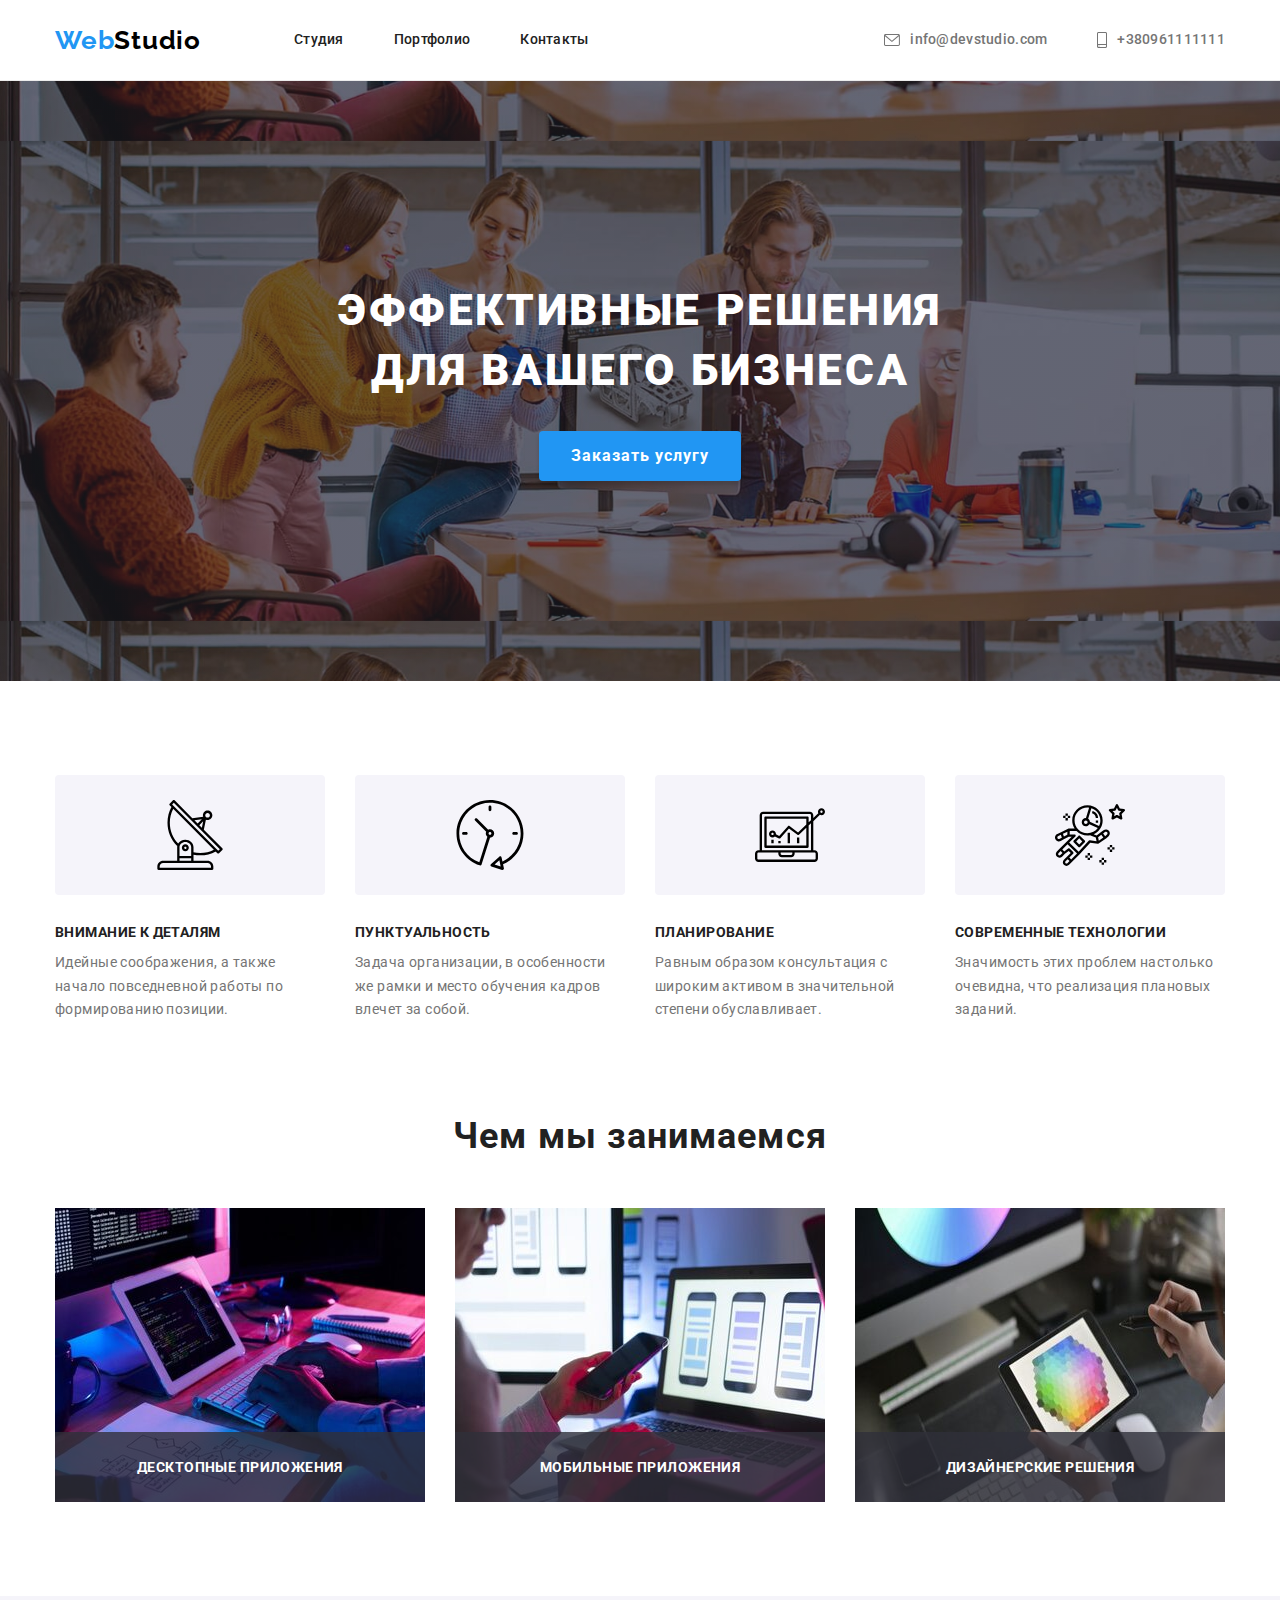
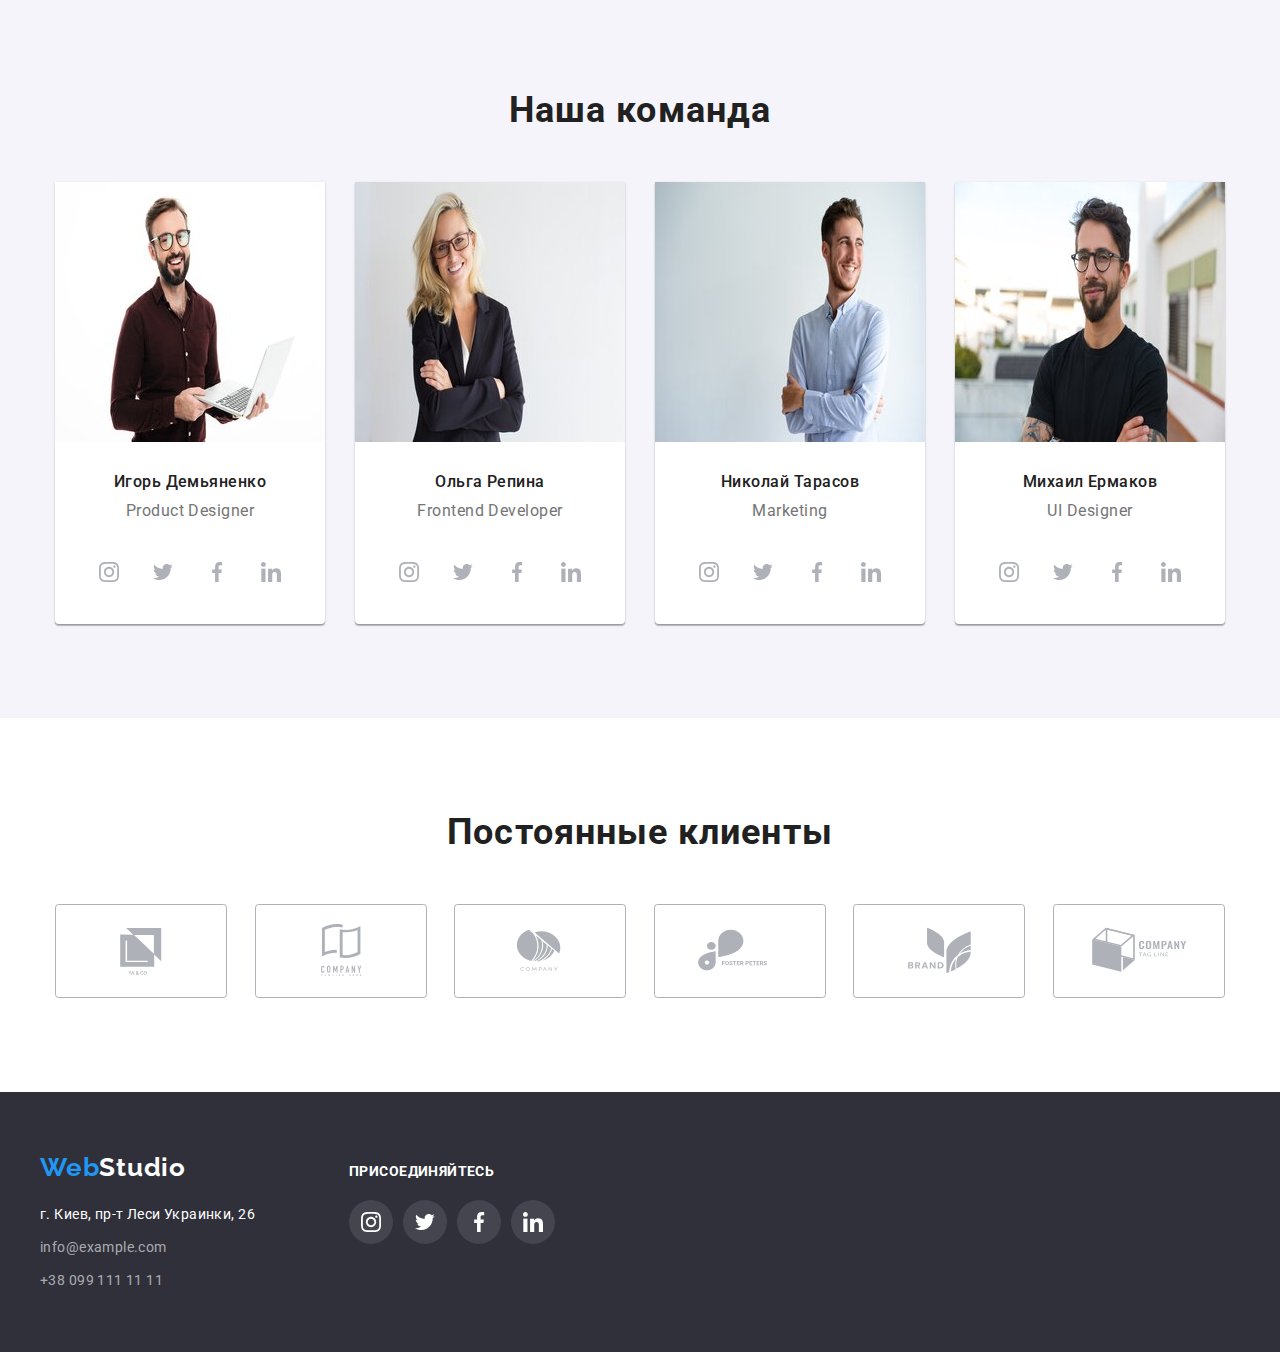
<file: index.html>
<!DOCTYPE html>
<html lang="ru">
<head>
    <meta charset="UTF-8">
    <meta name="viewport" content="width=device-width, initial-scale=1.0">
    <link href="https://fonts.googleapis.com/css2?family=Raleway:wght@700&family=Roboto:wght@400;500;700;900&display=swap"
        rel="stylesheet">
    <link rel="stylesheet" href="https://cdnjs.cloudflare.com/ajax/libs/modern-normalize/1.0.0/modern-normalize.min.css">
   <link rel="stylesheet" href="./css/style.css">
<title>WebStudio</title>
</head>

<body>
    <header class="header">
        <div class="container flex-header">
            <nav class="header-list">
                <a class="logo link" href="/">Web<span class="logo-color-black">Studio</span></a>
                <ul class="header-list">
                    <li class="header-list-item marker">
                        <a class="header-list-item-link link" href="index.html">Студия</a>
                    </li>
                    <li class="header-list-item marker">
                        <a class="header-list-item-link link" href="portfolio.html">Портфолио</a>
                    </li>
                    <li class="header-list-item marker">
                        <a class="header-list-item-link link" href="#">Контакты</a>
                    </li>
                </ul>
            </nav>
            <ul class="contakt marker">
            <li class="contakt-item">
                <a class="contakt-link link" href="mailto:info@devstudio.com"> <svg class="mail-icon" width="16" height="12">
                    <use href="./img/sprite.svg#icon-envelope-hover-1"> </use>
                </svg> info@devstudio.com</a>
            </li>
            <li class="contakt-item">
                <a class="contakt-link link" href="tel:+380961111111"> <svg class="phone-icon" width="10" height="16"> 
                    <use href="./img/sprite.svg#icon-smartphone-1"></use>
                </svg>+380961111111
                </a>
            </li>
            </ul>
        </div>
    </header>
    <main class="main">
        <section class="hero">
            <div class="container"> 
                <div class="hero-content">
                    <h1 class="hero-content-title">Эффективные решения для вашего бизнеса</h1>
                    <button type="button" class="hero-content-btn">Заказать услугу</button>
                </div>
            </div>
        </section>
        <section class="benefits section">
            <div class="container">
                <h2 style="display: none">Преимущества</h2>
                <ul class="benefits-list">
                    <li class="benefits-list-item marker">
                        <span class="icon-blok">
                            <svg class="benefits-icon" width="70" height="70">
                                <use href="./img/sprite.svg#icon-antenna"></use>
                            </svg>
                        </span>
                        <h3 class="benefits-list-title">Внимание к деталям</h3>
                        <p class="benefits-list-text">
                            Идейные соображения, а также начало повседневной работы по формированию позиции.
                        </p>
                    </li>
                    <li class="benefits-list-item marker">
                        <span class="icon-blok">
                            <svg class="benefits-icon" width="70" height="70">
                                <use href="./img/sprite.svg#icon-clock"></use>
                            </svg>
                        </span>
                        <h3 class="benefits-list-title">Пунктуальность</h3>
                        <p class="benefits-list-text">
                            Задача организации, в особенности же рамки и место обучения кадров влечет за собой.
                        </p>
                    </li>
                    <li class="benefits-list-item marker">
                        <span class="icon-blok">
                            <svg class="benefits-icon" width="70" height="70">
                                <use href="./img/sprite.svg#icon-diagram"></use>
                            </svg>
                        </span>
                        <h3 class="benefits-list-title">Планирование</h3>
                        <p class="benefits-list-text">
                            Равным образом консультация с широким активом в значительной степени обуславливает.
                        </p>
                    </li>
                    <li class="benefits-list-item marker">
                        <span class="icon-blok">
                            <svg class="benefits-icon" width="70" height="70">
                                <use href="./img/sprite.svg#icon-astronaut"></use>
                            </svg>
                        </span>
                        <h3 class="benefits-list-title">Современные технологии</h3>
                        <p class="benefits-list-text">
                            Значимость этих проблем настолько очевидна, что реализация плановых заданий.
                        </p>
                    </li>
                </ul>
            </div>
        </section>
        <section class="work section">
            <div class="container">
                <h2 class="work-title">Чем мы занимаемся</h2>
                <ul class="work-list">
                    <li class="work-list-item marker">
                        <img src="./img/section-main1.jpg" alt="Программирование" width="370" height="294" />
                    <h3 class="work-list-item-title">Десктопные приложения</h3>
                    </li>
                    <li class="work-list-item marker">
                        <img src="./img/section-main2.jpg" alt="Мобильная разработка" width="370" height="294" />
                    <h3 class="work-list-item-title">Мобильные приложения</h3>
                    </li>
                    <li class="work-list-item marker">
                        <img src="./img/section-main3.jpg" alt="Дизайн" width="370" height="294" />
                    <h3 class="work-list-item-title">Дизайнерские решения</h3>
                    </li>
                </ul>
            </div>
        </section>
    <section class="team section">
        <div class="container">
            <h2 class="team-title">Наша команда</h2>
            <ul class="team-list">
                <li class="team-list-item marker">
                    <img src="./img/section-team1.jpg" alt="Продакт дизайнер" width="270" height="260" />
                    <div class="team-list-footer">
                        <h3 class="team-list-item-title">Игорь Демьяненко</h3>
                        <p class="team-list-item-text" lang="en">Product Designer</p>
                    </div>
    <ul class="team-list-social marker">
        <li class="team-list-social-item">
            <a href="#" class="team-list-social-link link">
                <svg class="team-list-social-icon" width="20" height="20">
                    <use href="./img/sprite.svg#icon-instagram-2-1"></use>
                </svg>
                </a>
                </li>
                <li class="team-list-social-item">
                    <a href="#" class="team-list-social-link link">
                        <svg class="team-list-social-icon" width="20" height="20">
                            <use href="./img/sprite.svg#icon-Group"></use>
                        </svg>
                    </a>
                </li>
                <li class="team-list-social-item">
                    <a href="#" class="team-list-social-link link">
                        <svg class="team-list-social-icon" width="20" height="20">
                            <use href="./img/sprite.svg#icon-facebook-1"></use>
                        </svg>
                    </a>
                </li>
                <li class="team-list-social-item">
                    <a href="#" class="team-list-social-link link">
                        <svg class="team-list-social-icon" width="20" height="20">
                            <use href="./img/sprite.svg#icon-linkedin-1"></use>
                        </svg>
                    </a>
    
    </li>
    </ul>
    </li>
        <li class="team-list-item marker">
            <img src="./img/section-team2.jpg" alt="Разработчик" width="270" height="260" />
            <div class="team-list-footer">
                <h3 class="team-list-item-title">Ольга Репина</h3>
                <p class="team-list-item-text" lang="en">Frontend Developer</p>
            </div>
        <ul class="team-list-social marker">
            <li class="team-list-social-item">
                <a href="#" class="team-list-social-link link">
                    <svg class="team-list-social-icon" width="20" height="20">
                        <use href="./img/sprite.svg#icon-instagram-2-1"></use>
                    </svg>
                </a>
                </li>
                <li class="team-list-social-item">
                    <a href="#" class="team-list-social-link link">
                        <svg class="team-list-social-icon" width="20" height="20">
                            <use href="./img/sprite.svg#icon-Group"></use>
                        </svg>
                    </a>
                </li>
                <li class="team-list-social-item">
                    <a href="#" class="team-list-social-link link">
                        <svg class="team-list-social-icon" width="20" height="20">
                            <use href="./img/sprite.svg#icon-facebook-1"></use>
                        </svg>
                    </a>
                </li>
                <li class="team-list-social-item">
                    <a href="#" class="team-list-social-link link">
                        <svg class="team-list-social-icon" width="20" height="20">
                            <use href="./img/sprite.svg#icon-linkedin-1"></use>
                        </svg>
                    </a>
        
            </li>
                </ul>
                </li>
                <li class="team-list-item marker">
                    <img src="./img/section-team3.jpg" alt="Маркетолог" width="270" height="260" />
                    <div class="team-list-footer">
                        <h3 class="team-list-item-title">Николай Тарасов</h3>
                        <p class="team-list-item-text" lang="en">Marketing</p>
                    </div>
                    <ul class="team-list-social marker">
                        <li class="team-list-social-item">
                            <a href="#" class="team-list-social-link link">
                                <svg class="team-list-social-icon" width="20" height="20">
                                    <use href="./img/sprite.svg#icon-instagram-2-1"></use>
                                </svg>
                            </a>
                            </li>
                            <li class="team-list-social-item">
                                <a href="#" class="team-list-social-link link">
                                    <svg class="team-list-social-icon" width="20" height="20">
                                        <use href="./img/sprite.svg#icon-Group"></use>
                                    </svg>
                                </a>
                            </li>
                            <li class="team-list-social-item">
                                <a href="#" class="team-list-social-link link">
                                    <svg class="team-list-social-icon" width="20" height="20">
                                        <use href="./img/sprite.svg#icon-facebook-1"></use>
                                    </svg>
                                </a>
                            </li>
                            <li class="team-list-social-item">
                                <a href="#" class="team-list-social-link link">
                                    <svg class="team-list-social-icon" width="20" height="20">
                                        <use href="./img/sprite.svg#icon-linkedin-1"></use>
                                    </svg>
                                </a>
                    
                        </li>
                    </ul>
                    </li>
                </li>
        <li class="team-list-item marker">
            <img src="./img/section-team4.jpg" alt="Дизайнер" width="270" height="260" />
            <div class="team-list-footer">
                <h3 class="team-list-item-title">Михаил Ермаков</h3>
                <p class="team-list-item-text" lang="en">UI Designer</p>
            </div>
            <ul class="team-list-social marker">
                <li class="team-list-social-item">
                <a href="#" class="team-list-social-link link">
                    <svg class="team-list-social-icon" width="20" height="20">
                        <use href="./img/sprite.svg#icon-instagram-2-1"></use>
                    </svg>
                </a>
                </li>
                <li class="team-list-social-item">
                    <a href="#" class="team-list-social-link link">
                        <svg class="team-list-social-icon" width="20" height="20">
                            <use href="./img/sprite.svg#icon-Group"></use>
                        </svg>
                    </a>
                </li>
                <li class="team-list-social-item">
                    <a href="#" class="team-list-social-link link">
                        <svg class="team-list-social-icon" width="20" height="20">
                            <use href="./img/sprite.svg#icon-facebook-1"></use>
                        </svg>
                    </a>
                </li>
                <li class="team-list-social-item">
                    <a href="#" class="team-list-social-link link">
                        <svg class="team-list-social-icon" width="20" height="20">
                            <use href="./img/sprite.svg#icon-linkedin-1"></use>
                        </svg>
                    </a>
            
                </li>
            </ul>
            </li>
        </li>
    </ul>
        </div>
        </section>
        <section class="partner section">
            <div class="container">
                <h2 class="partner-title">Постоянные клиенты</h2>
                <ul class="parner-list marker">
                    <li class="partner-list-item">
                        <a href="#" class="partner-link link">
                            <svg class="partner-icon" width="170" height="92">
                                <use href="./img/sprite.svg#icon-Client-1"></use>
                            </svg>
                        </a>
                    </li>
                    <li class="partner-list-item">
                        <a href="#" class="partner-link link">
                            <svg class="partner-icon" width="170" height="92">
                                <use href="./img/sprite.svg#icon-Client-2"></use>
                            </svg>
                        </a>
                    </li>
                    <li class="partner-list-item">
                        <a href="#" class="partner-link link">
                            <svg class="partner-icon" width="170" height="92">
                                <use href="./img/sprite.svg#icon-Client-3"></use>
                            </svg>
                        </a>
                    </li>
                    <li class="partner-list-item">
                        <a href="#" class="partner-link link">
                            <svg class="partner-icon" width="170" height="92">
                                <use href="./img/sprite.svg#icon-Client-4"></use>
                            </svg>
                        </a>
                    </li>
                    <li class="partner-list-item">
                        <a href="#" class="partner-link link">
                            <svg class="partner-icon" width="170" height="92">
                                <use href="./img/sprite.svg#icon-Client-5"></use>
                            </svg>
                        </a>
                    </li>
                    <li class="partner-list-item">
                        <a href="#" class="partner-link link">
                            <svg class="partner-icon" width="170" height="92">
                                <use href="./img/sprite.svg#icon-Client-6"></use>
                            </svg>
                        </a>
                    </li>
                </ul>
            </div>
        </section>
    </main>
    <footer class="footer-adr">
        <div class="container footer">
            <div class="footer-contakt">
                <a class="logo link" href="/">Web<span class="logo-color">Studio</span></a>
                <ul class="footer-list">
                    <li class="footer-list-item marker">
                        <address class="address">г. Киев, пр-т Леси Украинки, 26</address>
                    </li>
                    <li class="footer-list-item marker">
                        <a class="footer-list-item-link link" href="mailto:info@example.com">info@example.com</a>
                    </li>
                    <li class="footer-list-item marker">
                        <a class="footer-list-item-link link" href="tel:+380991111111">+38 099 111 11 11</a>
                    </li>
                </ul>
            </div>
        <div class="footer-social">
            <h3 class="footer-social-title">присоединяйтесь</h3>
            <ul class="footer-social-list marker">
                <li class="footer-social-item">
                    <a href="" class="footer-social-link link">
                        <svg class="footer-social-icon" width="20" height="20">
                            <use href="./img/sprite.svg#icon-instagram-2-1"></use>
                        </svg>
                    </a>
                </li>
                <li class="footer-social-item">
                    <a href="" class="footer-social-link link">
                        <svg class="footer-social-icon" width="20" height="20">
                            <use href="./img/sprite.svg#icon-Group"></use>
                        </svg>
                    </a>
                </li>
                <li class="footer-social-item">
                    <a href="" class="footer-social-link link">
                        <svg class="footer-social-icon" width="20" height="20">
                            <use href="./img/sprite.svg#icon-facebook-1"></use>
                        </svg>
                    </a>
                </li>
                <li class="footer-social-item">
                    <a href="" class="footer-social-link link">
                        <svg class="footer-social-icon" width="20" height="20">
                            <use href="./img/sprite.svg#icon-linkedin-1"></use>
                        </svg>
                    </a>
                </li>
            </ul>
        </div>
        </div>
    </footer>
    <script src="./js/modal.js"></script>
</body>

</html>
</file>
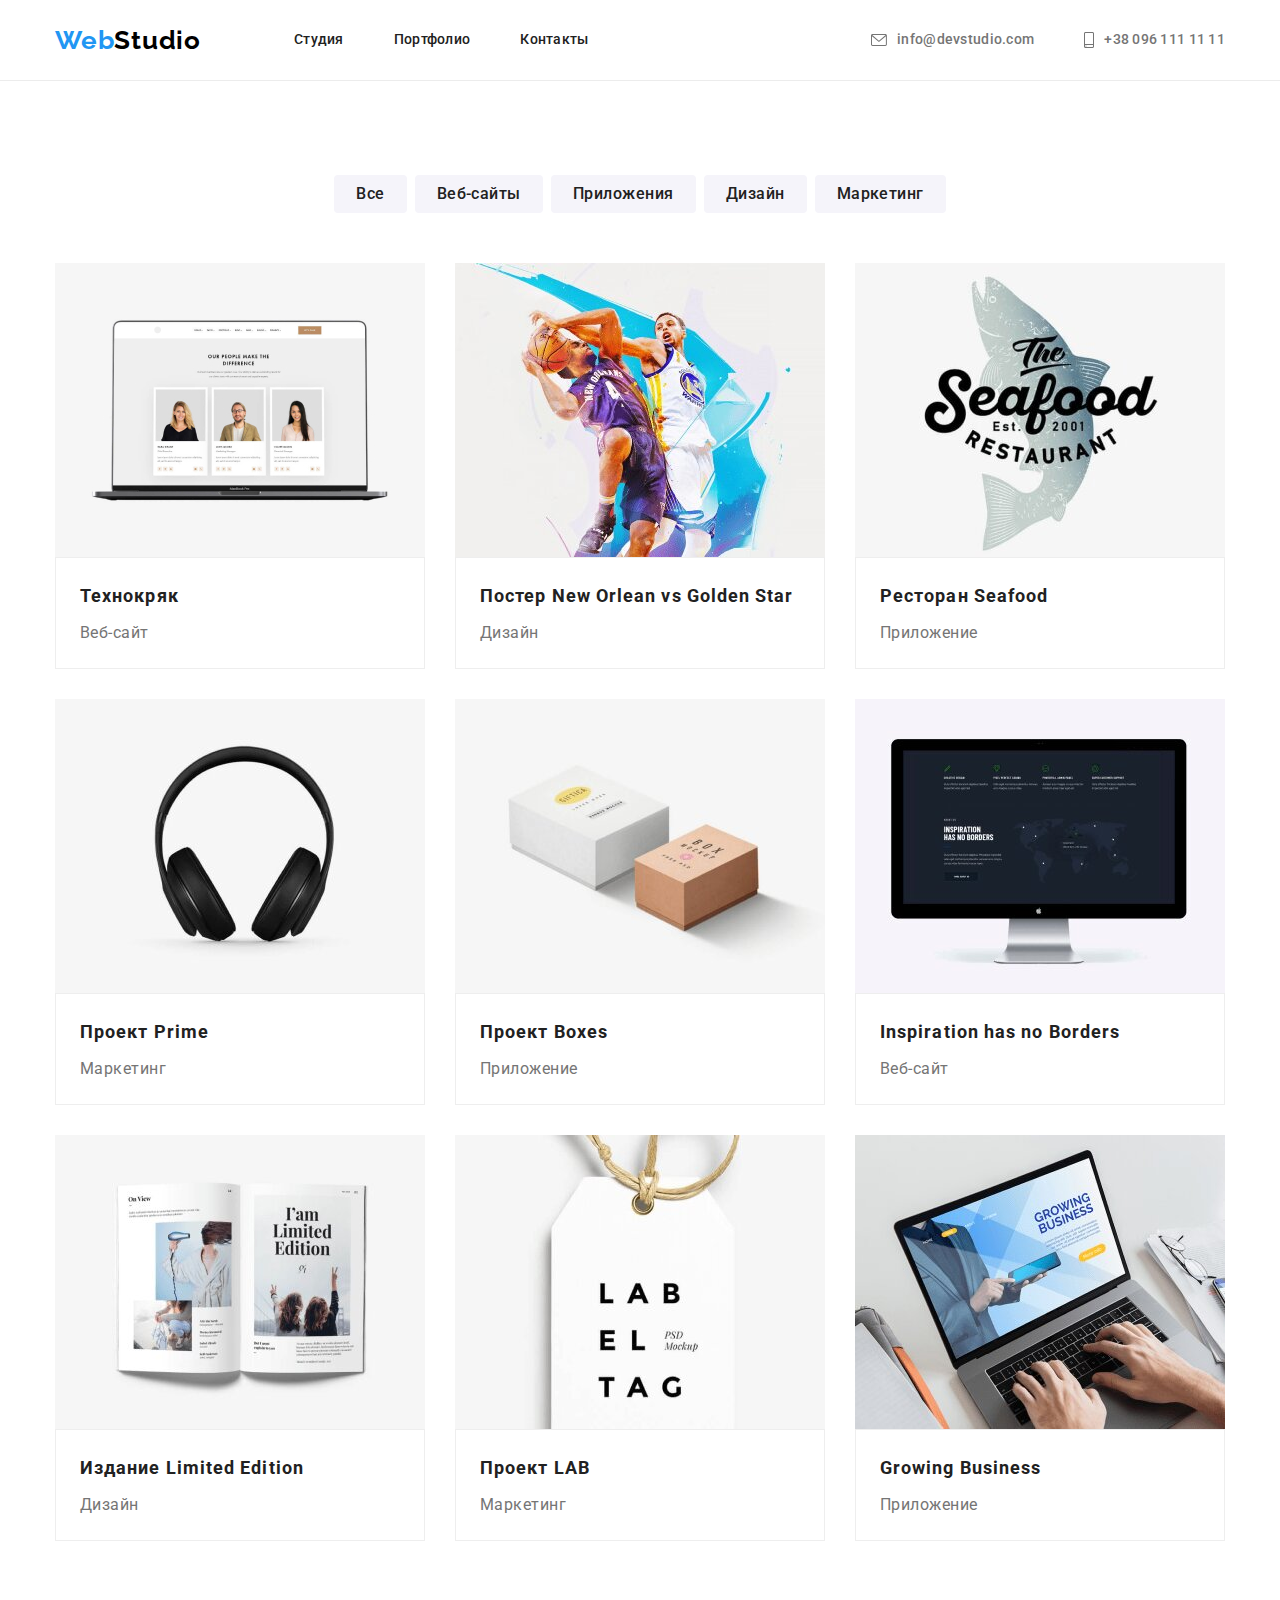
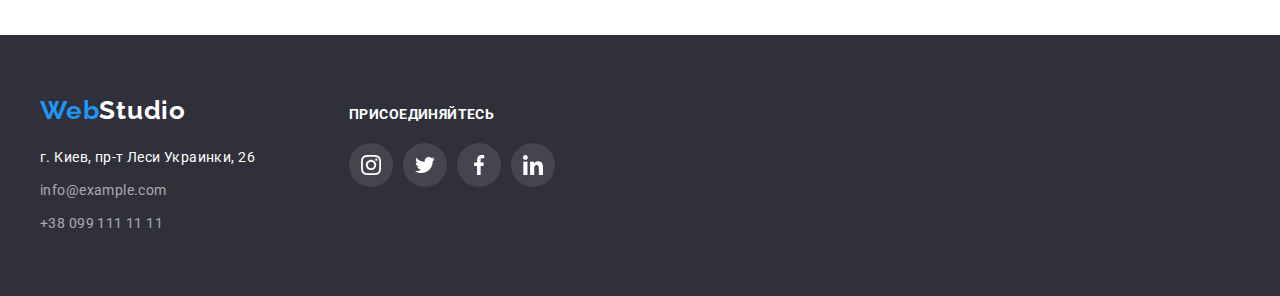
<file: portfolio.html>
<!DOCTYPE html>
<html lang="ru">

<head>
    <meta charset="UTF-8" />
    <meta http-equiv="X-UA-Compatible" content="IE=edge" />
    <meta name="viewport" content="width=device-width, initial-scale=1.0" />
    <link rel="stylesheet" href="https://cdnjs.cloudflare.com/ajax/libs/modern-normalize/1.1.0/modern-normalize.css"
        integrity="sha512-Y0MM+V6ymRKN2zStTqzQ227DWhhp4Mzdo6gnlRnuaNCbc+YN/ZH0sBCLTM4M0oSy9c9VKiCvd4Jk44aCLrNS5Q=="
        crossorigin="anonymous" referrerpolicy="no-referrer" />
    <link rel="stylesheet" href="./css/style.css" />
    <link
        href="https://fonts.googleapis.com/css2?family=Raleway:wght@700&family=Roboto:wght@400;500;700;900&display=swap"
        rel="stylesheet" />
    <title>Портфолио</title>
</head>

<body>
    <header class="header">
        <div class="container flex-header">
            <nav class="header-list">
            <a class="logo link" href="/">Web<span class="logo-color-black">Studio</span></a>
            <ul class="header-list">
                <li class="header-list-item marker">
                    <a class="header-list-item-link link" href="index.html">Студия</a>
                </li>
                <li class="header-list-item marker">
                    <a class="header-list-item-link link" href="portfolio.html">Портфолио</a>
                </li>
                <li class="header-list-item marker">
                    <a class="header-list-item-link link" href="#">Контакты</a>
                </li>
            </ul>
            </nav>
            <ul class="contakt marker">
                <li class="contakt-item">
                    <a class="contakt-link link" href="mailto:info@devstudio.com">
                        <svg class="mail-icon" width="16" height="12">
                            <use href="./img/sprite.svg#icon-envelope-hover-1"></use>
                        </svg>
                        info@devstudio.com
                    </a>
                </li>
                <li class="contakt-item">
                    <a class="contakt-link link" href="tel:+380961111111">
                        <svg class="phone-icon" width="10" height="16">
                            <use href="./img/sprite.svg#icon-smartphone-1"></use>
                        </svg>
                        +38 096 111 11 11
                    </a>
                </li>
            </ul>
    </header>
    <main>
        <section class="portfolio section">
            <div class="container">
                <h1 style="display: none">Портфолио</h1>
            <ul class="portfolio-filter">
                    <li class="portfolio-filter-item marker">
                        <button type="button" class="portfolio-filter-button">Все</button>
                    </li>
                    <li class="portfolio-filter-item marker">
                        <button type="button" class="portfolio-filter-button">Веб-сайты</button>
                    </li>
                    <li class="portfolio-filter-item marker">
                        <button type="button" class="portfolio-filter-button">Приложения</button>
                    </li>
                    <li class="portfolio-filter-item marker">
                        <button type="button" class="portfolio-filter-button">Дизайн</button>
                    </li>
                    <li class="portfolio-filter-item marker">
                        <button type="button" class="portfolio-filter-button">Маркетинг</button>
                    </li>
            </ul>
            <ul class="portfolio-projects">
                <li class="portfolio-projects-item marker">
                    <a class="projects-link link" href="#">
                    <div class="projects-link-img-wrapper">
                    <img class="images-card" src="./img/project1.jpg" width="370" height="294"
                        alt="картинка проекта Технокряк" />
                    <div class="images-card-overlay">
                        <p class="images-card-overlay-text">
                            Технокряк это современная площадка распространения коронавируса. Компании
                            используют эту платформу для цифрового шпионажа и атак на защищённые сервера
                            конкурентов.
                        </p>
                    </div>
                    </div>
                    <div class="card-footer">
                        <h2 class="portfolio-projects-title">Технокряк</h2>
                        <p class="portfolio-projects-text">Веб-сайт</p>
                    </div>
                    </a>
                    </li>
                    <li class="portfolio-projects-item marker">
                    <a href="#" class="projects-link link">
                    <div>
                    <div class="projects-link-img-wrapper">
                    <img class="images-card" src="./img/project2.jpg" width="370" height="294"
                        alt="картинка проекта Технокряк" />
                    <div class="images-card-overlay">
                        <p class="images-card-overlay-text">
                            Технокряк это современная площадка распространения коронавируса. Компании
                            используют эту платформу для цифрового шпионажа и атак на защищённые сервера
                            конкурентов.
                        </p>
                    </div>
                    </div>
                        <div class="card-footer">
                            <h2 class="portfolio-projects-title">Постер New Orlean vs Golden Star</h2>
                            <p class="portfolio-projects-text">Дизайн</p>
                        </div>
                    </div>
                    </a>
                    </li>
                    <li class="portfolio-projects-item marker">
                    <a href="#" class="projects-link link">
                        <div>
                            <div class="projects-link-img-wrapper">
                    <img class="images-card" src="./img/project3.jpg" width="370" height="294"
                        alt="картинка проекта Технокряк" />
                    <div class="images-card-overlay">
                        <p class="images-card-overlay-text">
                            Технокряк это современная площадка распространения коронавируса. Компании
                            используют эту платформу для цифрового шпионажа и атак на защищённые сервера
                            конкурентов.
                        </p>
                    </div>
                        </div>
                        <div class="card-footer">
                            <h2 class="portfolio-projects-title">Ресторан Seafood</h2>
                            <p class="portfolio-projects-text">Приложение</p>
                        </div>
                    </div>
                </a>
                </li>
            <li class="portfolio-projects-item marker">
                <a href="#" class="projects-link link">
                    <div>
                        <div class="projects-link-img-wrapper">
                    <img class="images-card" src="./img/project4.jpg" width="370" height="294"
                        alt="картинка проекта Технокряк" />
                    <div class="images-card-overlay">
                        <p class="images-card-overlay-text">
                            Технокряк это современная площадка распространения коронавируса. Компании
                            используют эту платформу для цифрового шпионажа и атак на защищённые сервера
                            конкурентов.
                        </p>
                    </div>
                        </div>
                        <div class="card-footer">
                            <h2 class="portfolio-projects-title">Проект Prime</h2>
                            <p class="portfolio-projects-text">Маркетинг</p>
                        </div>
                    </div>
                        </a>
                    </li>
                    <li class="portfolio-projects-item marker">
                    <a href="#" class="projects-link link">
                        <div>
                        <div class="projects-link-img-wrapper">
                        <img class="images-card" src="./img/project5.jpg" width="370" height="294"
                        alt="картинка проекта Технокряк" />
                    <div class="images-card-overlay">
                        <p class="images-card-overlay-text">
                            Технокряк это современная площадка распространения коронавируса. Компании
                            используют эту платформу для цифрового шпионажа и атак на защищённые сервера
                            конкурентов.
                        </p>
                    </div>
                        </div>
                            <div class="card-footer">
                                <h2 class="portfolio-projects-title">Проект Boxes</h2>
                                <p class="portfolio-projects-text">Приложение</p>
                            </div>
                        </div>
                    </a>
                </li>
                    <li class="portfolio-projects-item marker">
                        <a href="#" class="projects-link link">
                            <div>
                                <div class="projects-link-img-wrapper">
                                    <img class="images-card" src="./img/project6.jpg" width="370" height="294"
                                alt="картинка проекта Технокряк" />
                            <div class="images-card-overlay">
                        <p class="images-card-overlay-text">
                            Технокряк это современная площадка распространения коронавируса. Компании
                            используют эту платформу для цифрового шпионажа и атак на защищённые сервера
                            конкурентов.
                        </p>
                            </div>
                        </div>
                                <div class="card-footer">
                                    <h2 class="portfolio-projects-title">Inspiration has no Borders</h2>
                                    <p class="portfolio-projects-text">Веб-сайт</p>
                                </div>
                            </div>
                        </a>
                    </li>
                        <li class="portfolio-projects-item marker">
                        <a href="#" class="projects-link link">
                            <div>
                        <div class="projects-link-img-wrapper">
                            <img class="images-card" src="./img/project7.jpg" width="370" height="294"
                                alt="картинка проекта Технокряк" />
                            <div class="images-card-overlay">
                        <p class="images-card-overlay-text">
                            Технокряк это современная площадка распространения коронавируса. Компании
                            используют эту платформу для цифрового шпионажа и атак на защищённые сервера
                            конкурентов.
                        </p>
                            </div>
                        </div>
                            <div class="card-footer">
                                <h2 class="portfolio-projects-title">Издание Limited Edition</h2>
                                <p class="portfolio-projects-text">Дизайн</p>
                            </div>
                        </div>
                        </a>
                            </li>
                            <li class="portfolio-projects-item marker">
                    <a href="#" class="projects-link link">
                        <div>
                    <div class="projects-link-img-wrapper">
                        <img class="images-card" src="./img/project8.jpg" width="370" height="294"
                            alt="картинка проекта Технокряк" />
                        <div class="images-card-overlay">
                        <p class="images-card-overlay-text">
                            Технокряк это современная площадка распространения коронавируса. Компании
                            используют эту платформу для цифрового шпионажа и атак на защищённые сервера
                            конкурентов.
                        </p>
                        </div>
                            </div>
                            <div class="card-footer">
                            <h2 class="portfolio-projects-title">Проект LAB</h2>
                                <p class="portfolio-projects-text">Маркетинг</p>
                            </div>
                                </div>
                                </a>
                            </li>
                            <li class="portfolio-projects-item marker">
                                <a href="#" class="projects-link link">
                            <div>
                                <div class="projects-link-img-wrapper">
                            <img class="images-card" src="./img/project9.jpg" width="370" height="294"
                                alt="картинка проекта Технокряк" />
                            <div class="images-card-overlay">
                        <p class="images-card-overlay-text">
                            Технокряк это современная площадка распространения коронавируса. Компании
                            используют эту платформу для цифрового шпионажа и атак на защищённые сервера
                            конкурентов.
                        </p>
                            </div>
                        </div>
                        <div class="card-footer">
                            <h2 class="portfolio-projects-title">Growing Business</h2>
                            <p class="portfolio-projects-text">Приложение</p>
                        </div>
                            </div>
                        </a>
                    </li>
            </ul>
            </div>
            </section>
            </main>
    <footer class="footer-adr">
    <div class="container footer">
        <div class="footer-contakt">
    <a class="logo link" href="/">Web<span class="logo-color">Studio</span></a>
        <ul class="footer-list">
        <li class="footer-list-item marker">
            <address class="address">г. Киев, пр-т Леси Украинки, 26</address>
        </li>
        <li class="footer-list-item marker">
            <a class="footer-list-item-link link" href="mailto:info@example.com">info@example.com</a>
        </li>
        <li class="footer-list-item marker">
            <a class="footer-list-item-link link" href="tel:+380991111111">+38 099 111 11 11</a>
        </li>
         </ul>
        </div>
        <div class="footer-social">
            <h2 class="footer-social-title">присоединяйтесь</h2>
            <ul class="footer-social-list marker">
                <li class="footer-social-item">
                    <a href="" class="footer-social-link link">
                        <svg class="footer-social-icon" width="20" height="20">
                            <use href="./img/sprite.svg#icon-instagram-2-1"></use>
                        </svg>
                    </a>
                </li>
                <li class="footer-social-item">
                    <a href="" class="footer-social-link link">
                        <svg class="footer-social-icon" width="20" height="20">
                            <use href="./img/sprite.svg#icon-Group"></use>
                        </svg>
                    </a>
                </li>
                <li class="footer-social-item">
                    <a href="" class="footer-social-link link">
                        <svg class="footer-social-icon" width="20" height="20">
                            <use href="./img/sprite.svg#icon-facebook-1"></use>
                        </svg>
                    </a>
                </li>
                <li class="footer-social-item">
                    <a href="" class="footer-social-link link">
                        <svg class="footer-social-icon" width="20" height="20">
                            <use href="./img/sprite.svg#icon-linkedin-1"></use>
                        </svg>
                    </a>
                </li>
            </ul>
        </div>
        </div>
    </footer>
    <script src="./js/modal.js"></script>
</body>

</html>
</file>
<file: css/style.css>
:root {
  --main-title-color: #212121;
  --logo-and-hover-header: #2196f3;
  --text-color: #757575;
}
/* Убираем внутренние отступы */
ul {
  padding: 0;
}
svg,
img {
  display: block;
}
/* Убираем внешние отступы */
body,
h1,
h2,
h3,
h4,
p,
ul,
li {
  margin: 0;
}
body {
  font-family: "Roboto", sans-serif;
}
.link {
  text-decoration: none;
}
.marker {
  list-style-type: none;
}
.container {
  width: 1200px;
  padding: 0 15px 0 15px;
  margin: 0 auto;
}
.section {
  padding: 94px 0;
}
/* --header--*/
.header {
  border-bottom: 1px solid #ececec;
}
.flex-header {
  display: flex;
  justify-content: space-between;
  align-items: center;
}
.logo {
  font-family: Raleway;
  font-weight: bold;
  font-size: 26px;
  line-height: 1.19;
  letter-spacing: 0.03em;
  color: var(--logo-and-hover-header);
  margin-right: 93px;
}
.logo-color-black {
  color: #000;
}
.header-list {
  display: flex;
  align-items: center;
}
.header-list-item {
  font-weight: 500;
  font-size: 14px;
  line-height: 1.14;
  letter-spacing: 0.02em;
  position: relative;
}
.header-list-item:not(:last-child) {
  margin-right: 50px;
}
.header-list-item-link {
  display: flex;
  color: var(--main-title-color);
  padding: 32px 0;
  transition: color 250ms cubic-bezier(0.4, 0, 0.2, 1);
}
.header-list-item-link:hover,
.header-list-item-link:focus {
  color: var(--logo-and-hover-header);
}
.active::after {
  content: "";
  position: absolute;
  background: var(--logo-and-hover-header);
  border-radius: 2px;
  width: 100%;
  height: 4px;
  bottom: -1px;
  left: 0;
}
.contakt {
  display: flex;
}
.contakt-item {
  display: flex;
  align-items: center;
}
.contakt-link {
  font-weight: 500;
  font-size: 14px;
  line-height: 1.14;
  letter-spacing: 0.02em;
  color: var(--text-color);
  display: flex;
  align-items: center;
  transition: color 250ms cubic-bezier(0.4, 0, 0.2, 1);
}
.contakt-item:not(:first-child) {
  margin-left: 50px;
}
.contakt-link:hover,
.contakt-link:focus {
  color: var(--logo-and-hover-header);
}
.mail-icon {
  fill: currentColor;
  margin-right: 10px;
}
.phone-icon {
  fill: currentColor;
  margin-right: 10px;
}
/* --hero--*/
.hero {
  text-align: center;
  padding: 200px 0;
  background-image: linear-gradient(
      rgba(47, 48, 58, 0.4),
      rgba(47, 48, 58, 0.4)
    ),
    url(../img/hero.bg/Img-min.jpg);
  background-size: contain;
  background-position: center;
}
.hero-content-title {
  font-weight: 900;
  font-size: 44px;
  line-height: 1.36;
  text-align: center;
  letter-spacing: 0.06em;
  text-transform: uppercase;
  color: #ffffff;
  width: 696px;
  margin: 0 auto;
}
.hero-content-btn {
  padding: 10px 32px;
  background-color: var(--logo-and-hover-header);
  font-weight: bold;
  font-size: 16px;
  line-height: 1.875;
  letter-spacing: 0.06em;
  color: #ffffff;
  cursor: pointer;
  margin-top: 30px;
  box-shadow: 0px 4px 4px rgba(0, 0, 0, 0.15);
  border-width: 0px;
  border-radius: 4px;
  transition: background-color 250ms cubic-bezier(0.4, 0, 0.2, 1),
    box-shadow 250ms cubic-bezier(0.4, 0, 0.2, 1);
}
.hero-content-btn:hover,
.hero-content-btn:focus {
  background-color: #188ce8;
  box-shadow: 0px 4px 4px rgba(0, 0, 0, 0.15);
}
/* --benefits-- */
.benefits-list {
  display: flex;
  justify-content: space-between;
}
.icon-blok {
  display: flex;
  justify-content: center;
  align-items: center;
  height: 120px;
  background: #f5f4fa;
  border-radius: 4px;
  margin-bottom: 30px;
}
.benefits-list-item {
  width: 270px;
}
.benefits-list-title {
  font-weight: bold;
  font-size: 14px;
  line-height: 1.14;
  letter-spacing: 0.03em;
  text-transform: uppercase;
  color: var(--main-title-color);
}
.benefits-list-text {
  margin-top: 10px;
  font-size: 14px;
  line-height: 1.71;
  letter-spacing: 0.03em;
  color: var(--text-color);
}
/* --work-- */
.work {
  padding-top: 0;
}
.work-list-item {
  position: relative;
}
.work-list {
  margin-top: 50px;
  display: flex;
  justify-content: space-between;
}
.work-title {
  font-weight: 700;
  font-size: 36px;
  line-height: 1.16;
  text-align: center;
  letter-spacing: 0.03em;
  color: var(--main-title-color);
}
.work-list-item-title {
  padding: 27px 0;
  font-weight: bold;
  font-size: 14px;
  line-height: 16px;
  text-align: center;
  letter-spacing: 0.03em;
  text-transform: uppercase;
  background: rgba(47, 48, 58, 0.8);
  color: #ffffff;
  position: absolute;
  left: 0;
  bottom: 0;
  width: 100%;
}
/* --team-- */
.team {
  background-color: #f5f4fa;
}
.team-list {
  display: flex;
  justify-content: space-between;
  margin-top: 50px;
}
.team-list-item {
  background: #ffffff;
  box-shadow: 0px 1px 3px rgba(0, 0, 0, 0.12), 0px 1px 1px rgba(0, 0, 0, 0.14),
    0px 2px 1px rgba(0, 0, 0, 0.2);
  border-radius: 0px 0px 4px 4px;
  padding-bottom: 30px;
}
.team-title {
  font-weight: bold;
  font-size: 36px;
  line-height: 1.16;
  text-align: center;
  letter-spacing: 0.03em;
  color: var(--main-title-color);
}
.team-list-item-title {
  font-weight: 500;
  font-size: 16px;
  line-height: 1.19;
  text-align: center;
  letter-spacing: 0.03em;
  color: var(--main-title-color);
}
.team-list-item-text {
  font-size: 16px;
  line-height: 1.19;
  text-align: center;
  letter-spacing: 0.03em;
  color: var(--text-color);
  margin-top: 10px;
}
.team-list-footer {
  margin: 30px;
}
.team-list-social {
  display: flex;
  justify-content: center;
  margin-top: 16px;
}
.team-list-social-item:not(:last-child) {
  margin-right: 10px;
}
.team-list-social-link {
  display: block;
  padding: 12px;
  color: #afb1b8;
  border-radius: 50%;
  transition: background 250ms cubic-bezier(0.4, 0, 0.2, 1),
    color 250ms cubic-bezier(0.4, 0, 0.2, 1),
    filter 250ms cubic-bezier(0.4, 0, 0.2, 1);
}
.team-list-social-link:hover,
.team-list-social-link:focus {
  background: #2196f3;
  color: #ffffff;

  filter: drop-shadow(0px 4px 4px rgba(0, 0, 0, 0.25));
}
.team-list-social-icon {
  fill: currentColor;
}
/* --------------------------partner section----------------------------- */
.partner-title {
  color: var(--main-title-color);
  font-weight: bold;
  font-size: 36px;
  line-height: 1.16;
  text-align: center;
  letter-spacing: 0.03em;
}
.parner-list {
  display: flex;
  justify-content: space-between;
  margin-top: 50px;
}
.partner-link {
  border: 1px solid;
  border-radius: 3.5px;
  display: block;
  color: #afb1b8;
  transition: color 250ms cubic-bezier(0.4, 0, 0.2, 1),
    border-color 250ms cubic-bezier(0.4, 0, 0.2, 1);
}
.partner-icon {
  fill: currentColor;
}
.partner-link:hover,
.partner-link:focus {
  color: #2196f3;
  border-color: #2196f3;
}

/* --portfolio--*/
.portfolio-filter {
  display: flex;
  justify-content: center;
}
.portfolio-filter-item:not(:last-child) {
  margin-right: 8px;
}
.portfolio-filter-button {
  padding: 6px 22px;
  background-color: #f5f4fa;
  color: var(--main-title-color);
  font-family: "Roboto", sans-serif;
  font-weight: 500;
  font-size: 16px;
  line-height: 1.63;
  text-align: center;
  letter-spacing: 0.03em;
  cursor: pointer;
  border: 0;
  border-radius: 4px;
  transition: background-color 250ms cubic-bezier(0.4, 0, 0.2, 1),
    color 250ms cubic-bezier(0.4, 0, 0.2, 1),
    filter 250ms cubic-bezier(0.4, 0, 0.2, 1);
}
.portfolio-filter-button:hover,
.portfolio-filter-button:focus,
.portfolio-filter-button:active {
  background-color: var(--logo-and-hover-header);
  color: #ffffff;
  filter: drop-shadow(0px 4px 4px rgba(0, 0, 0, 0.25));
}

.portfolio-projects {
  margin-top: 50px;
  display: flex;
  flex-wrap: wrap;
  margin-left: -30px;
  margin-bottom: -30px;
}
.portfolio-projects-item {
  flex-basis: calc(100% / 3 - 30px);
  margin-left: 30px;
  margin-bottom: 30px;
}
.portfolio-projects-title {
  font-weight: bold;
  font-size: 18px;
  line-height: 2;
  letter-spacing: 0.06em;
  color: var(--main-title-color);
}
.portfolio-projects-text {
  font-size: 16px;
  line-height: 1.88;
  letter-spacing: 0.03em;
  color: var(--text-color);
  margin-top: 4px;
}
.projects-link-img-wrapper {
  position: relative;
  overflow: hidden;
}
.images-card {
  display: block;
}
.images-card-overlay {
  display: flex;
  position: absolute;
  left: 0;
  bottom: 0;
  align-items: center;
  background: rgba(33, 150, 243, 0.9);
  height: 100%;
  padding: 24px;
  transform: translateY(100%);
  transition: transform 250ms cubic-bezier(0.4, 0, 0.2, 1);
}
.images-card-overlay-text {
  font-size: 18px;
  line-height: 1.55;
  letter-spacing: 0.03em;
  color: #ffffff;
  max-width: 322px;
}
.card-footer {
  border: 1px solid #eeeeee;
  padding: 20px 24px;
}
.projects-link {
  display: block;
  transition: box-shadow 250ms cubic-bezier(0.4, 0, 0.2, 1);
}
.projects-link:hover .images-card-overlay {
  transform: translateY(0);
}
.projects-link:hover,
.projects-link:focus {
  box-shadow: 0px 4px 4px rgba(0, 0, 0, 0.25);
}
/* --modal-- */
.backdrop {
  position: fixed;
  top: 0;
  left: 0;
  width: 100%;
  height: 100%;
  background: rgba(0, 0, 0, 0.2);
}
.backdrop.is-hidden {
  opacity: 0;
  pointer-events: none;
}
.modal {
  position: absolute;
  top: 50%;
  left: 50%;
  transform: translate(-50%, -50%);
  width: 528px;
  height: 581px;

  background: #ffffff;
  box-shadow: 0px 1px 3px rgba(0, 0, 0, 0.12), 0px 1px 1px rgba(0, 0, 0, 0.14),
    0px 2px 1px rgba(0, 0, 0, 0.2);
  border-radius: 4px;
}
.modal-button-close {
  position: absolute;
  top: 8px;
  right: 8px;
  background: #ffffff;
  padding: 6px;
  border: 1px solid rgba(0, 0, 0, 0.1);
  border-radius: 50%;
  color: #000;
}
.madal-icon-close {
  color: #000;
  fill: currentColor;
  transition: color 250ms cubic-bezier(0.4, 0, 0.2, 1);
}
.madal-icon-close:hover,
.madal-icon-close:focus {
  color: red;
}

/* --footer-- */
.footer-adr {
  background-color: #2f303a;
}
.footer {
  padding: 60px 0;
  display: flex;
}
.footer-contakt {
  display: flex;
  flex-direction: column;
}
.footer-list {
  margin-top: 20px;
}
.logo-color {
  color: #ffffff;
}
.address {
  font-style: normal;
  font-size: 14px;
  line-height: 1.71;
  letter-spacing: 0.03em;
  color: #ffffff;
}
.footer-list-item-link {
  font-size: 14px;
  line-height: 1.71;
  letter-spacing: 0.03em;
  color: rgba(255, 255, 255, 0.6);
  transition: color 250ms cubic-bezier(0.4, 0, 0.2, 1);
}
.footer-list-item:not(:first-child) {
  margin-top: 9px;
}
.footer-list-item-link:hover,
.footer-list-item-link:focus {
  color: var(--logo-and-hover-header);
}
.footer-social {
  display: flex;
  flex-direction: column;
  align-items: flex-start;
  padding-top: 12px;
  margin-left: 70px;
}
.footer-social-title {
  font-weight: bold;
  font-size: 14px;
  line-height: 1.14;
  letter-spacing: 0.03em;
  text-transform: uppercase;
  color: #ffffff;
}
.footer-social-list {
  display: flex;
  margin-top: 20px;
}
.footer-social-item:not(:last-child) {
  margin-right: 10px;
}
.footer-social-link {
  color: #fff;
  display: block;
  padding: 12px;
  border-radius: 50%;
  background: rgba(255, 255, 255, 0.1);
  transition: background 250ms cubic-bezier(0.4, 0, 0.2, 1),
    filter 250ms cubic-bezier(0.4, 0, 0.2, 1);
}
.footer-social-icon {
  fill: currentColor;
}
.footer-social-link:hover,
.footer-social-link:focus {
  background: #2196f3;
  filter: drop-shadow(0px 4px 4px rgba(0, 0, 0, 0.25));
}
</file>
